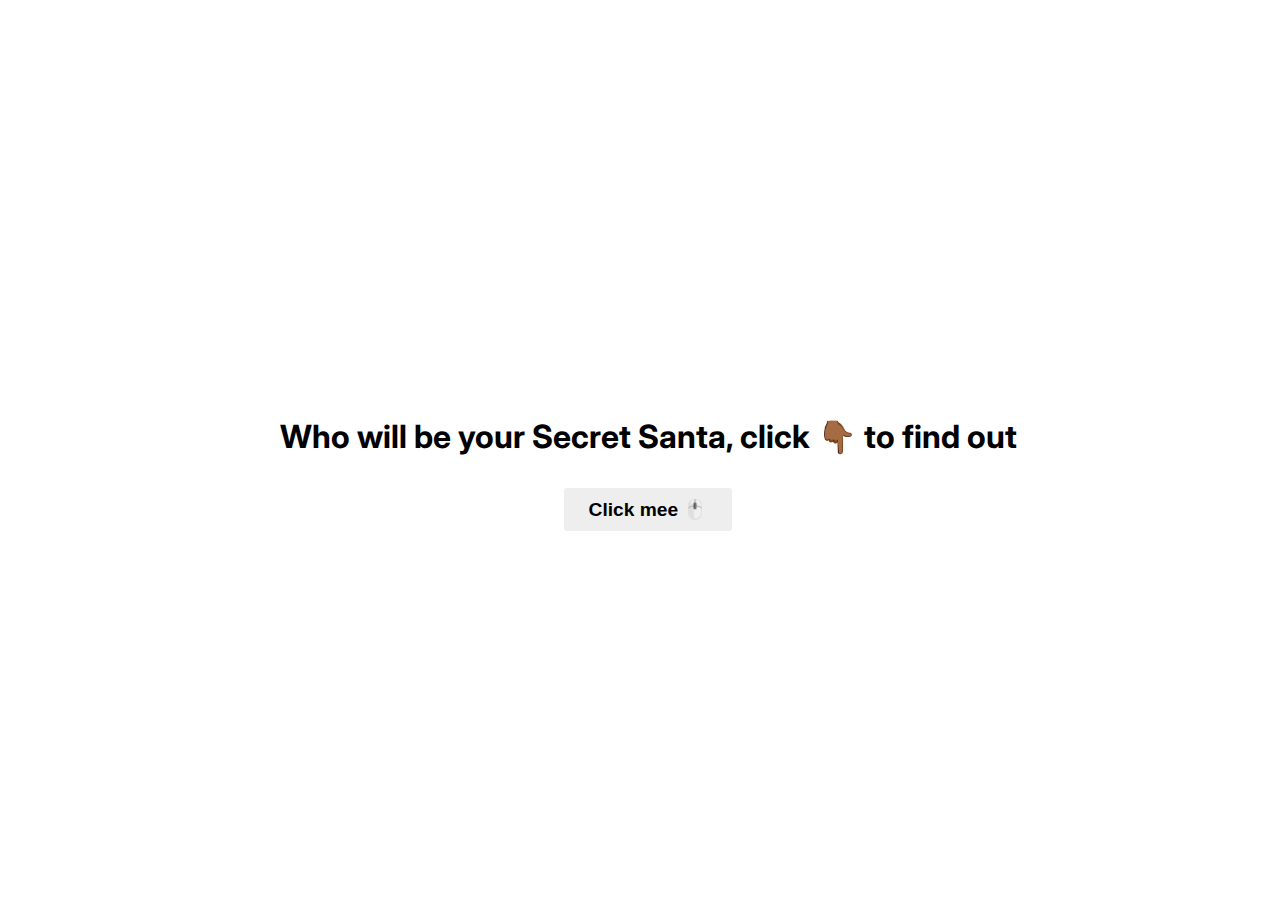
<file: submissions/day_06/index.html>
<!DOCTYPE html>
<html>
    <head>
        <title>Day 06 - Secret Santa</title>
        <link rel="preconnect" href="https://fonts.googleapis.com">
        <link rel="preconnect" href="https://fonts.gstatic.com" crossorigin>
        <link href="https://fonts.googleapis.com/css2?family=Inter:wght@300;400;600;700&display=swap" rel="stylesheet">        
        <link rel="stylesheet" href="index.css" />
    </head>
    <body>
        <main>
            <h3>Who will be your Secret Santa, click 👇🏾 to find out</h3>
            <div id="pairsContent"></div>
            <button id="generatePairs">Click mee 🖱️</button>
        </main>
        <script src="index.js"></script>
    </body>

</html>
</file>
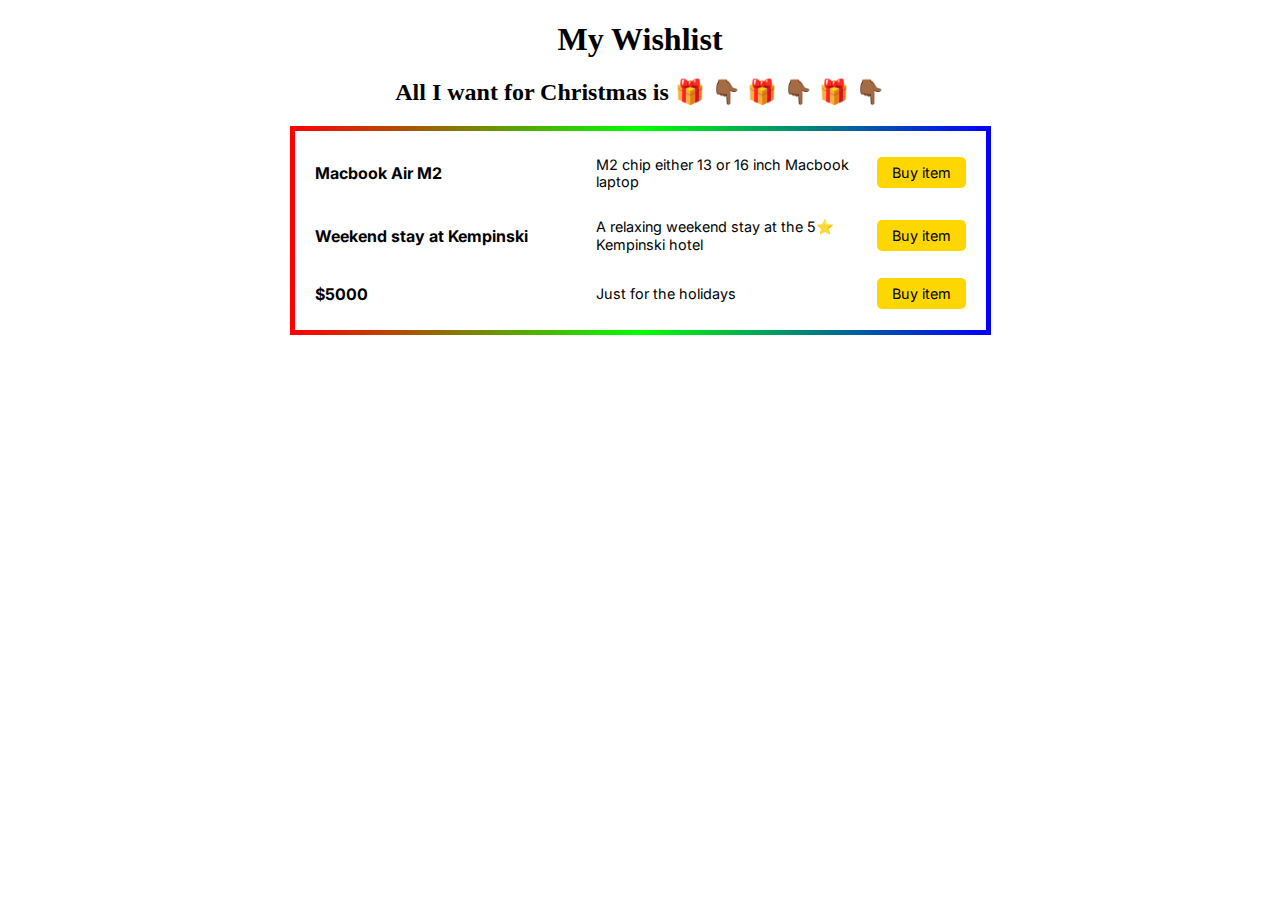
<file: submissions/day_07/index.html>
<!DOCTYPE html>
<html>
    <head>
        <title>Xmas present wishlist</title>
        <link rel="preconnect" href="https://fonts.googleapis.com">
        <link rel="preconnect" href="https://fonts.gstatic.com" crossorigin>
        <link href="https://fonts.googleapis.com/css2?family=Inter:wght@300;400;600;700&family=Mountains+of+Christmas:wght@400;700&display=swap" rel="stylesheet">        
        <link rel="stylesheet" href="index.css">
    </head>
    <body>
        <h1>My Wishlist</h1>
        <h2>All I want for Christmas is 🎁 👇🏾 🎁 👇🏾 🎁 👇🏾</h2>

        <div class="wishlist"></div>
        <script src="./index.js"></script>
    </body>
</html>
</file>
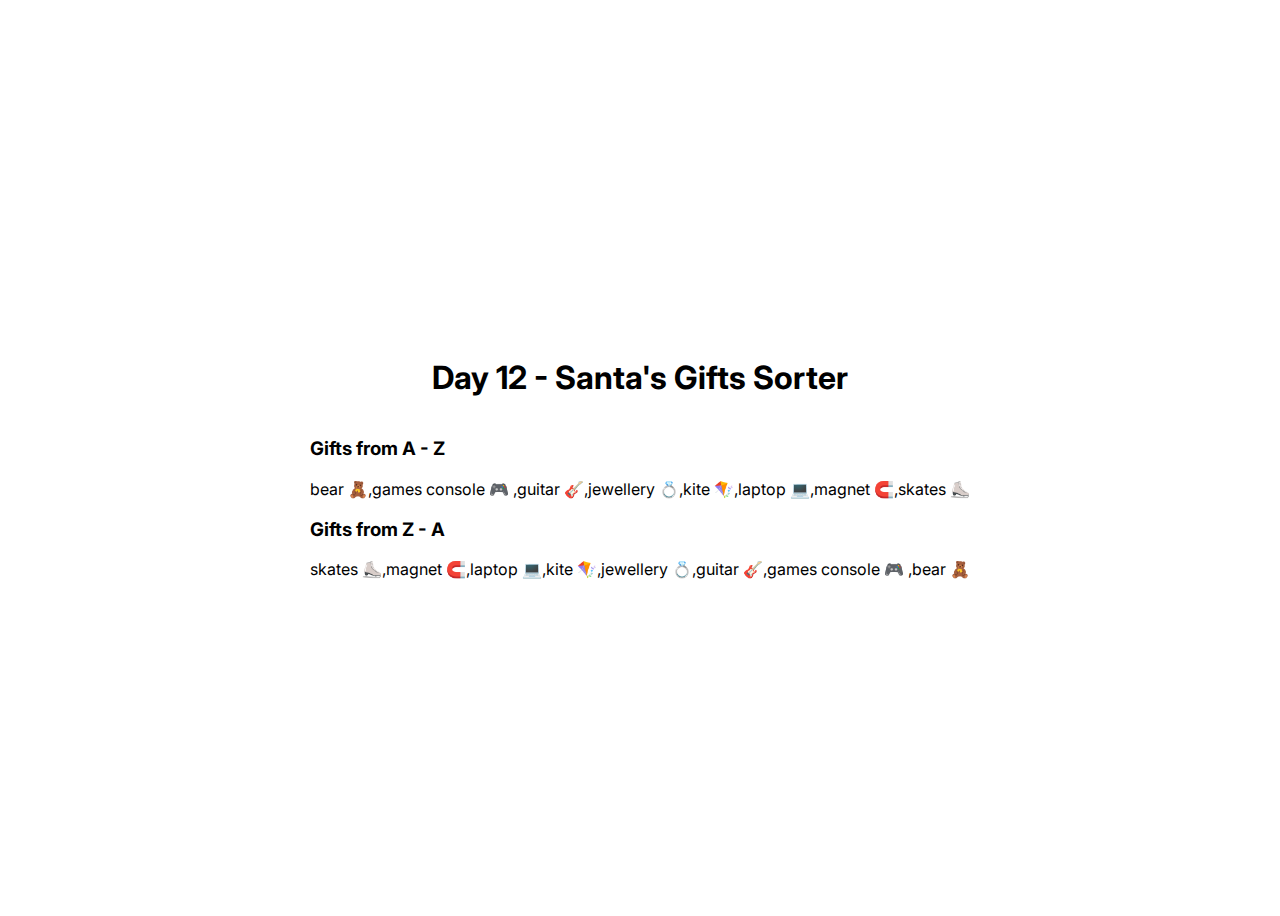
<file: submissions/day_12/index.html>
<!DOCTYPE html>
<html>
    <head>
        <title>Santa's Gift Sorter</title>
        <link rel="preconnect" href="https://fonts.googleapis.com">
        <link rel="preconnect" href="https://fonts.gstatic.com" crossorigin>
        <link href="https://fonts.googleapis.com/css2?family=Inter:wght@300;400;600;700&display=swap" rel="stylesheet">
        <link rel="stylesheet" href="index.css">        
    </head>
    <body>
        <h1>Day 12 -  Santa's Gifts Sorter</h1>
        <div>
            <h3>Gifts from A - Z</h3>
            <div class="alphabetical-order"></div>
        </div>
        <div>
            <h3>Gifts from Z - A</h3>
            <div class="reverse-alphabetical-order"></div>
        </div>
        <script src="./index.js"></script>
    </body>
</html>
</file>
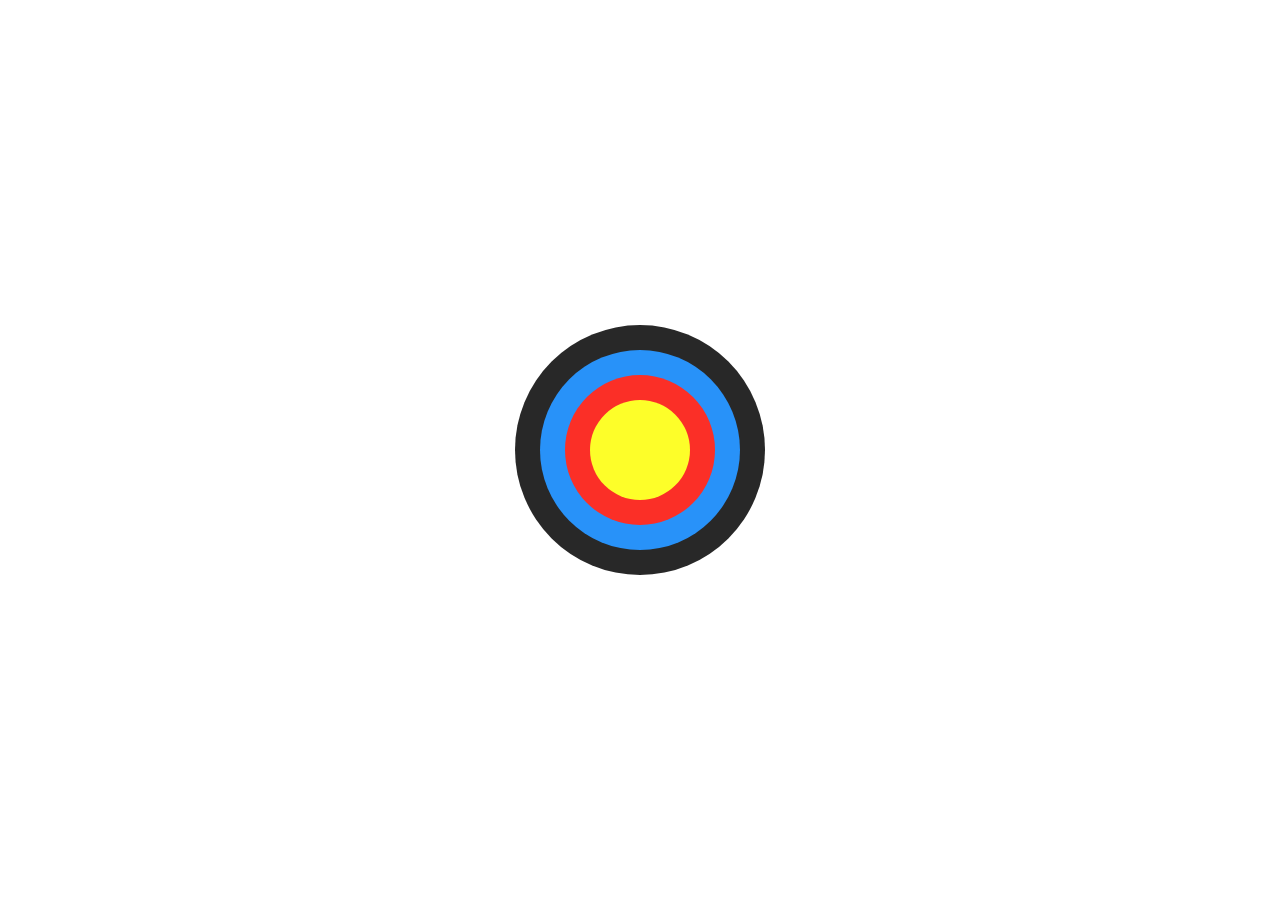
<file: submissions/day_15/index.html>
<!doctype html>
<html>
    <head>
        <title></title>
        <link rel="stylesheet" href="index.css">
    </head>
    <body>
        <div class="rings">
            <div class="ring ring-1">
                <div class="ring ring-2">
                    <div class="ring ring-3">
                        <div class="ring bullseye"></div>
                    </div>
                </div>
            </div>
        </div>
    </body>
</html>
</file>
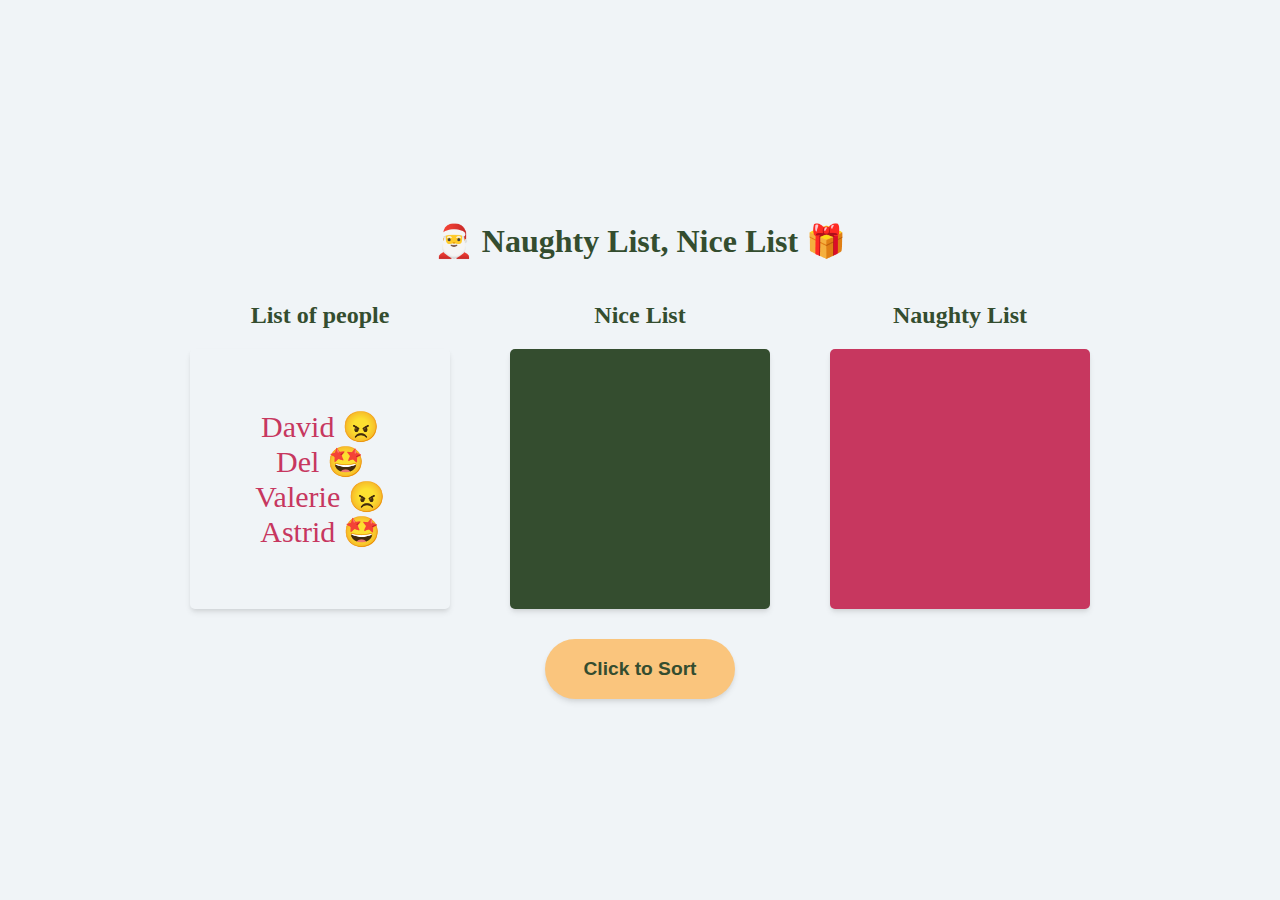
<file: submissions/day_16/index.html>
<html>
    <head>
        <link rel="stylesheet" href="index.css">
    </head>
    <body>
        <h1>🎅 Naughty List, Nice List 🎁</h1>
        <div class="container">
            <div>
                <h2>List of people</h2>
                <ul class="list people-list" id="people-list"></ul>
            </div>
            <div>
                <h2>Nice List</h2>
                <ul class="list nice-list" id="nice-list"></ul>
            </div>
            <div>
                <h2>Naughty List</h2>
                <ul class="list naughty-list" id="naughty-list"></ul>
            </div>
        </div>
        <div id="btn-container">
            <button id="btn" type="button">Click to Sort</button>
        </div>
        
        <script src="index.js"></script>
    </body>
</html>
</file>
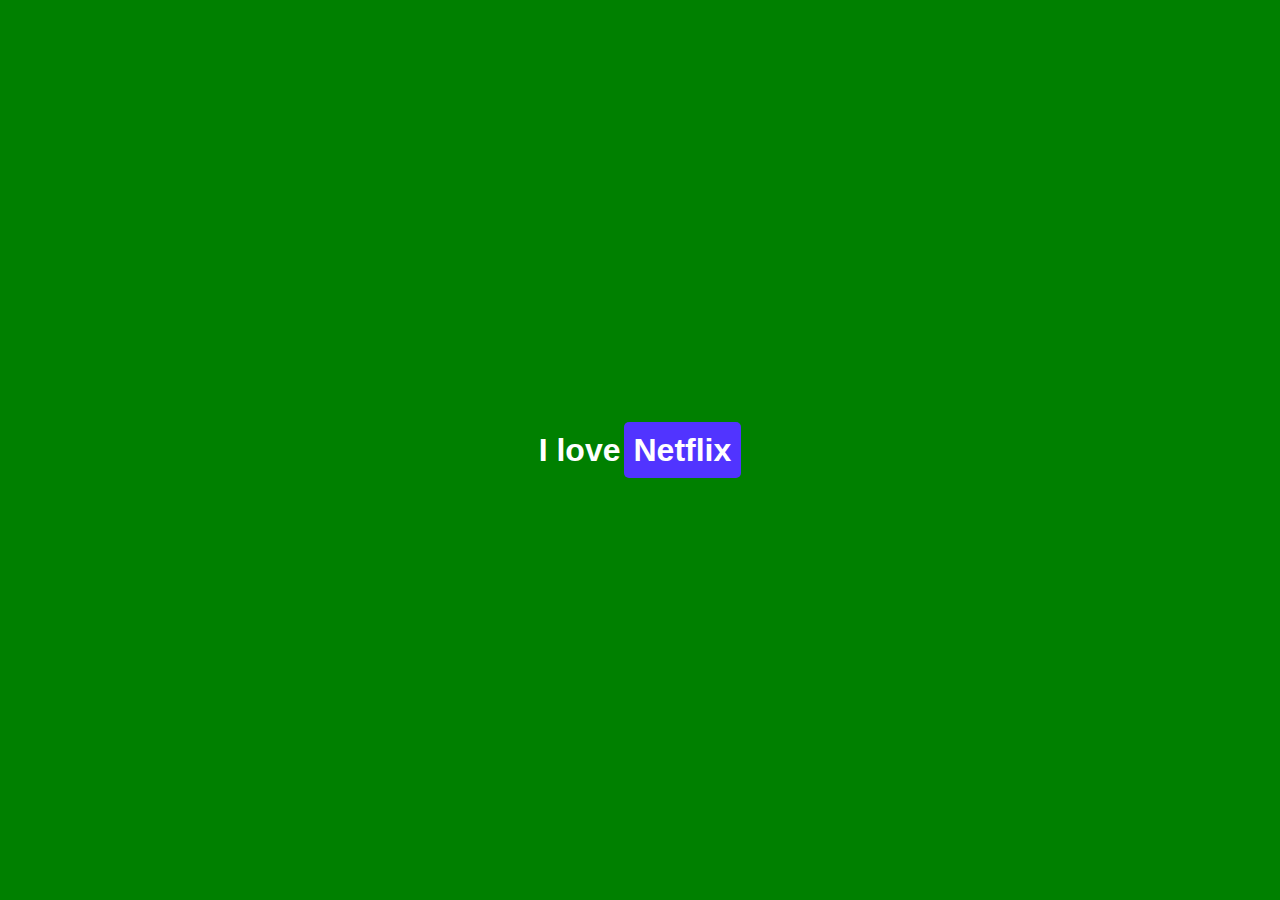
<file: submissions/day_17/index.html>
<!DOCTYPE html>
<html>
    <head>
        <title>Day 17 - Word Carousel</title>
        <link rel="stylesheet" href="index.css" />
    </head>
    <body>
        <h1>I love <span></span></h1>
    </body>
</html>
</file>
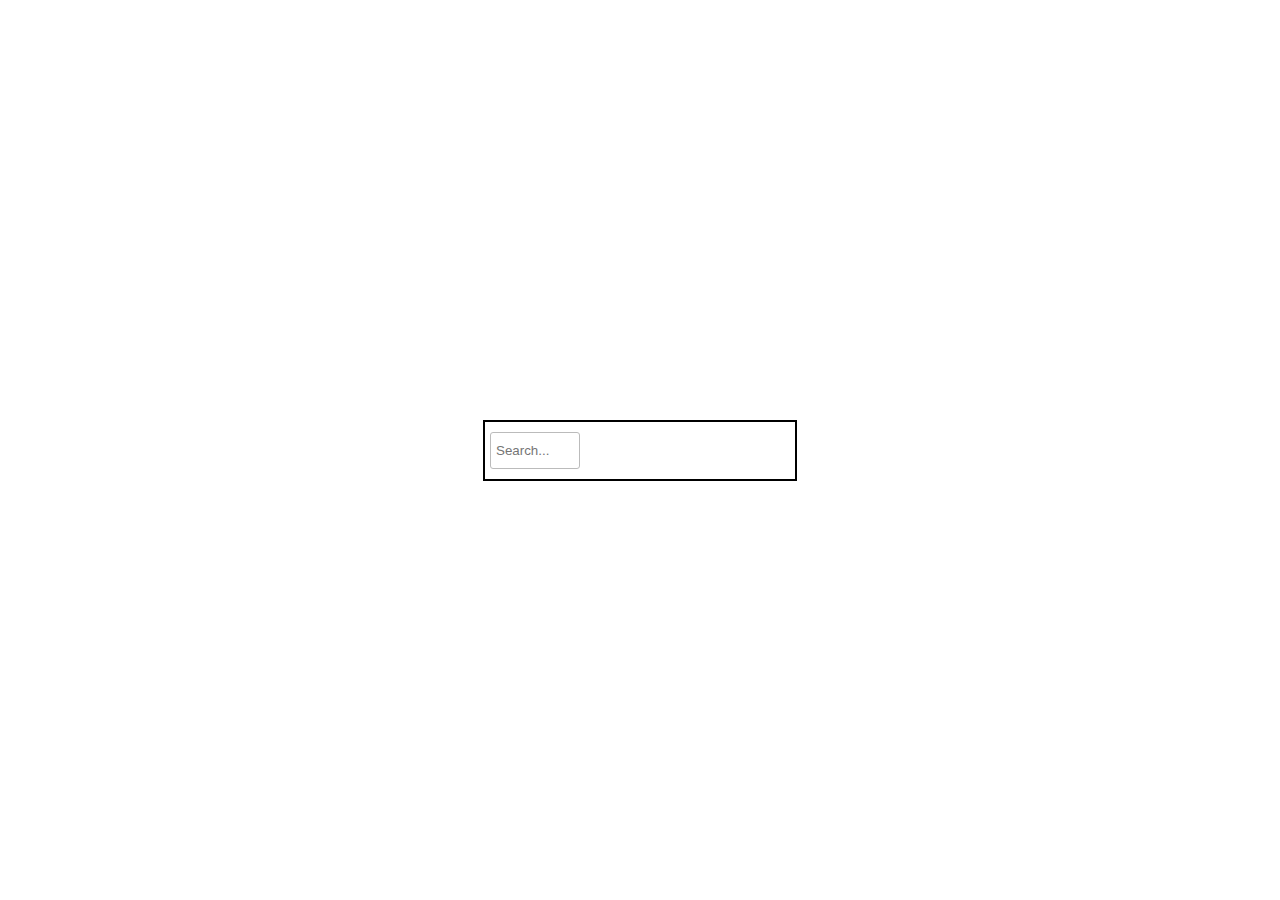
<file: submissions/day_21/index.html>
<!doctype html>
<html>
    <head>
        <title></title>
        <link rel="stylesheet" href="index.css">
    </head>
    <body>
        <div class="container">
          <input type="search" 
                class="search-bar" 
                id="search-field"
                placeholder="Search..."/>
        </div>
    </body>
</html>
</file>
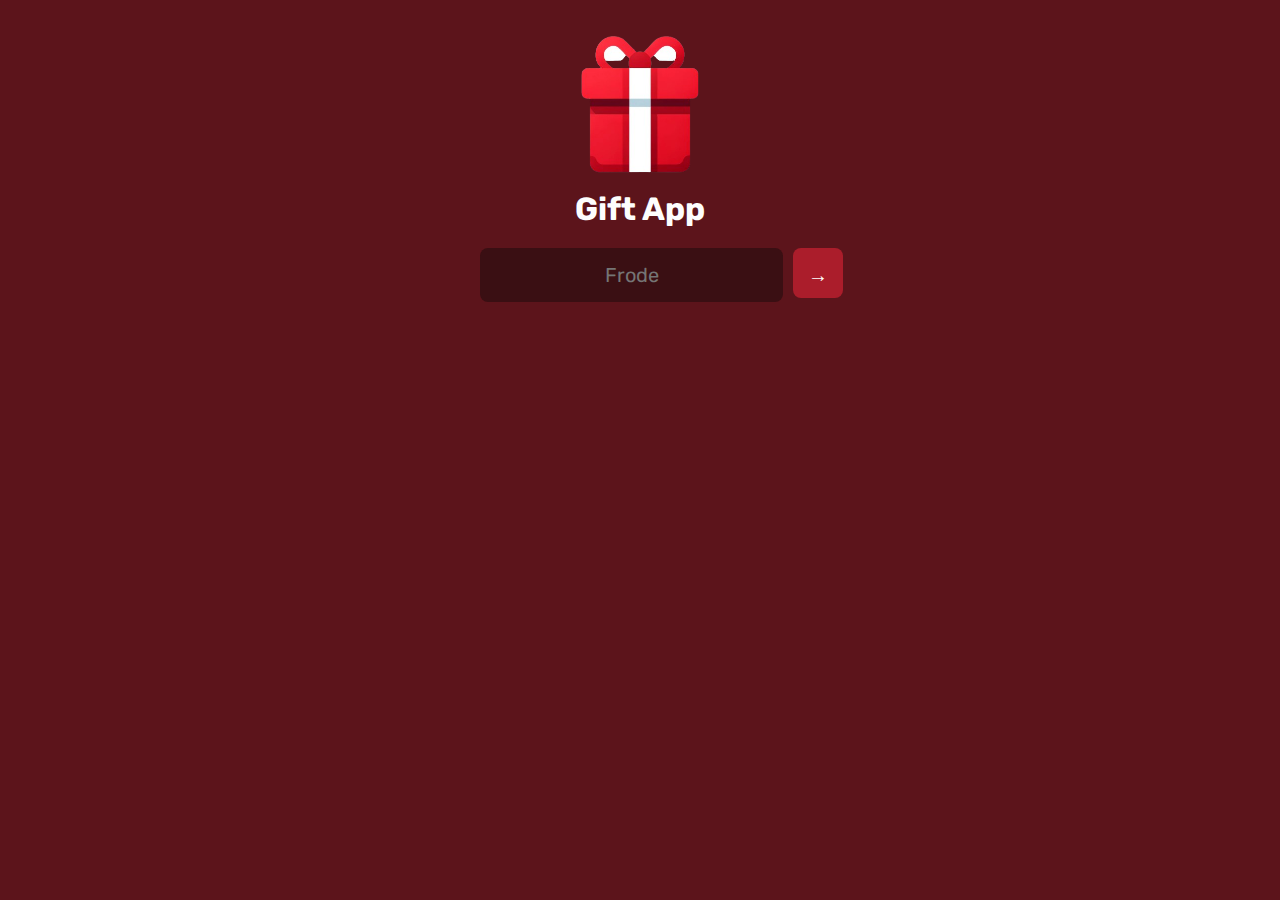
<file: submissions/day_22/index.html>
<!doctype html>
<html>
    <head>
        <title>Gift App</title>
        <meta name="viewport" content="width=device-width, initial-scale=1.0">
        <link rel="preconnect" href="https://fonts.googleapis.com">
        <link rel="preconnect" href="https://fonts.gstatic.com" crossorigin>
        <link href="https://fonts.googleapis.com/css2?family=Rubik:wght@300&display=swap" rel="stylesheet">
        <link rel="stylesheet" href="index.css">
    </head>
    <body>
        <div class="container">
            <img src="icon.png">
            <h1>Gift App</h1>
            <div class="input-fields">
                <input type="text" id="input-field" placeholder="Frode">
                <button id="add-button">→</button>
            </div>
            <ul id="people-list">
            </ul>
        </div>
        <script src="index.js"></script>
    </body>
</html>
</file>
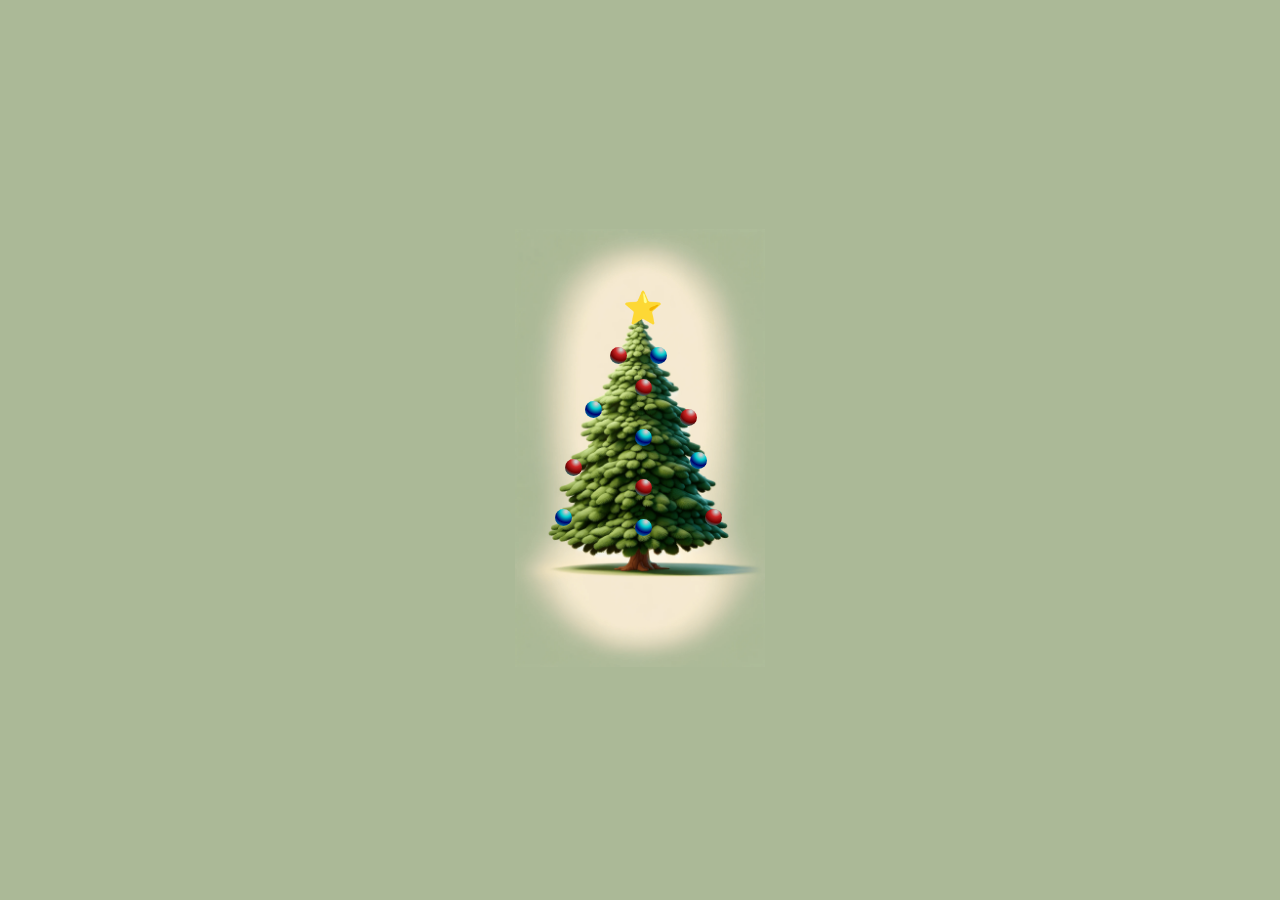
<file: submissions/day_24/index.html>
<!doctype html>
<html>
    <head>
        <title>Christmas Tree Lights Sequencer</title>
        <link rel="stylesheet" href="index.css">
    </head>
    <body>
        <section>
            <img src="tree1.png" alt="christmas tree">
            <div class="star">⭐️</div>
            <div class="lights red"></div>
            <div class="lights blue"></div>
            <div class="lights blue"></div>
            <div class="lights red"></div>
            <div class="lights red"></div>
            <div class="lights blue"></div>
            <div class="lights blue"></div>
            <div class="lights red"></div>
            <div class="lights red"></div>
            <div class="lights blue"></div>
            <div class="lights red"></div>
            <div class="lights blue"></div>
        </section>
  
        <script src="index.js"></script>
    </body>
</html>
</file>
<file: submissions/day_06/index.css>
main {
    display: flex;
    flex-direction: column;
    align-items: center;
    justify-content: center;
    width: 100vw;
    height: 100vh;
    font-family: 'Inter', sans-serif;
}

h3 {
    font-size: 2rem;
}

#pairsContent {
    display: flex;
    flex-direction: column;
    align-items: center;
    justify-content: center;
    font-size: 1.1rem;
}

button {
    border: none;
    padding: 10px 25px;
    background-color: #eee;
    font-weight: 600;
    font-size: 1.2rem;
    cursor: pointer;
    border-radius: 3px;
}
</file>
<file: submissions/day_07/index.css>
html, body {
    margin: 0;
    padding: 0;
}

body {
    font-family: 'Inter', sans-serif;
    display: flex;
    flex-direction: column;
    align-items: center;
}

h1, h2 {
    font-family: 'Mountains of Christmas', serif;
}

h1 {
    margin-bottom: 0;
}

.wishlist {
    padding: 10px 20px;
    border-radius: 10px;
    border: 3px solid #fff;
    border: 5px solid transparent;
    border-image: linear-gradient(to right, #ff0000, #00ff00, #0000ff) 1;
    border-image-slice: 1;
}

.gift {
    display: flex;
    align-items: center;
    justify-content: space-evenly;
}

.gift > p {
    flex: 1;
}

.gift--name {
    font-weight: bold;
}

.gift--description,
.gift--link {
    font-size: 90%;
}

.gift--link {
    background-color:gold;
    color: #000;
    padding: 7px 15px;
    border-radius: 5px;
    text-decoration: none;
}

/* MEDIA QUERIES */
@media screen and (max-width: 670px) { 
    body {
        padding: 10px 30px;
    }
    .gift {
        gap: 5px;
    }
    .gift--name {
        font-size: 0.75rem;
    }
    .gift--description, 
    .gift--link {
        font-size: 0.6rem;
    }
}
</file>
<file: submissions/day_12/index.css>
body {
    font-family: 'Inter', sans-serif;
    height: 100vh;
    display: flex;
    flex-direction: column;
    justify-content: center;
    align-items: center;
}
</file>
<file: submissions/day_15/index.css>
:root {
    --black: #282828;
    --blue: #2892f9;
    --red: #fb2f27;
    --yellow: #fdfe29;
}

html, body {
    margin: 0;
    padding: 0;
    height: 100vh;
}

.rings {
    display: flex;
    justify-content: center;
    align-items: center;
    height: 100vh;
}

.ring {
    border-radius: 50%;
    display: flex;
    align-items: center;
    justify-content: center;
}

.ring-1 {
    width: 250px;
    height: 250px;
    background: var(--black);
}

.ring-2 {
    width: 200px;
    height: 200px;
    background: var(--blue);
}

.ring-3 {
    width: 150px;
    height: 150px;
    background: var(--red);
}

.bullseye {
    width: 100px;
    height: 100px;
    background: var(--yellow);
}
</file>
<file: submissions/day_16/index.css>
:root {
    --wine-red: #C7375F;
    --bright-red: #D42D2F;
    --dark-green: #344D2F;
    --light-green: #77A047;
    --gold: #FAC57D;
    --snow: #F0F4F7;
  }
  
  html, body {
      margin: 0;
      padding: 0;
  }
  
  body {
      display: flex;
      flex-direction: column;
      justify-content: center;
      align-items: center;
      height: 100vh;
      text-align: center;
      color: var(--dark-green);
      background-color: var(--snow);
  }
  
  h1 { 
      color: var(--dark-green);
  }
  
  
  .container,
  .list {
      display: flex;
      justify-content: center;
      align-items:  center;
  }
  
  .list {
      margin: 0 1em 1em;
      flex-direction: column;
      width: 200px;
      height: 200px;
      padding: 1em;
      border-radius: 5px;
      box-shadow: rgba(0, 0, 0, 0.1) 0px 4px 6px -1px, rgba(0, 0, 0, 0.06) 0px 2px 4px -1px;
      color: var(--wine-red);
      font-size: 30px;
      list-style-type: none;
  }

  .people-list {
    color: var(--wine-red)
  }
  
  .nice-list {
      background: var(--dark-green);    
  }
  
  .naughty-list {
      background: var(--wine-red);
  }
  
  button {
      padding: 1em 2em;
      border: none;
      font-size: 1.2rem;
      background-color: var(--gold);    
      color: var(--dark-green);
      font-weight: 700;
      border-radius: 999px;
      box-shadow: rgba(0, 0, 0, 0.1) 0px 4px 6px -1px, rgba(0, 0, 0, 0.06) 0px 2px 4px -1px;
  }
  
  button:hover {
      cursor: pointer;
      transform: scale(1.03)
  }
</file>
<file: submissions/day_17/index.css>
html, body {
    margin: 0;
    padding: 0;
}

:root {
    --bg-word: #5134ff;
}

body {
    background: green;
    font-family: Arial, Helvetica, sans-serif;
    height: 100vh;
    display: flex;
    align-items: center;
    justify-content: center;
}

h1 {
    display: flex;
    color: white;
}


span::before {
    content: "Netflix";
    padding: 10px;
    margin-left: 3px;
    animation: text-replace infinite 3s;
    background: var(--bg-word);
    border-radius: 5px;
}

@keyframes text-replace {
    35% {
        content: "to sleep";
    }

    70% {
        content: "theatre";
    }

    100% {
        content: "think";
    }
}
</file>
<file: submissions/day_21/index.css>
html, body {
    margin: 0;
    padding: 0;
}

:root {
    --search-border: #bbb;
    --search-focus-border: #3a71ca;
}

body {
    height: 100vh;
    display: flex;
    align-items: center;
    justify-content: center;
}

.container {
    width: 300px;
    border: 2px solid black;
    padding: 10px 5px;
}

.search-bar {
    width: 30%;
    padding: 10px 5px;
    border: 1px solid;
    border-color: var(--search-border);
    border-radius: 3px;
    transition: width 0.3s ease-in-out;
}

.search-bar:focus {
    width: 100%;
    border: 2px solid;
    border-color: var(--search-focus-border);
    transition: width 0.5s ease-in-out;
}

.search-bar:focus::placeholder {
    opacity: 0;
}
</file>
<file: submissions/day_22/index.css>
html, body {
    margin: 0;
    padding: 0;
    font-family: 'Rubik', sans-serif;
    background-color: #5C141B;
    color: #432000;
    user-select: none;
}

.container {
    display: flex;
    flex-direction: column;
    max-width: 320px;
    margin: 30px auto;
    row-gap: 10px;
}

h1 {
    margin: 0;
    color: #FDFDFD;
    text-align: center;
}

img {
    width: 150px;
    margin: 0 auto;
}

input {
    color: #FDFDFD;
    background-color: #3A0F13;
    border: 0;
    padding: 15px;
    border-radius: 8px;
    font-size: 20px;
    text-align: center;
    font-family: 'Rubik', sans-serif;
    margin: 10px 0;
}

.input-fields {
    display: flex;
    column-gap: 10px;
}

#add-button {
    height: 50px;
    width: 50px;
    text-align: center;
    margin: 10px 0;
}

button {
    color: #FDFDFD;
    background-color: #AB1D2B;
    border: 0;
    padding: 15px;
    border-radius: 8px;
    font-size: 20px;
    text-align: center;
    font-family: 'Rubik', sans-serif;
}

button:hover {
    background-color: #432000;
    cursor: pointer;
}

ul {
    list-style-type: none;
    padding: 0;
    display: flex;
    flex-direction: column;
    row-gap: 10px;
}

ul li {
    font-size: 20px;
    background-color: #AB1D2B;
    color: #FDFDFD;
    padding: 15px;
    border-radius: 8px;
    flex-grow: 1;
    text-align: center;
    box-shadow: 0px 1px 4px rgba(0, 0, 0, 0.2)
}

ul li:hover {
    background-color: #E33D52;
    cursor: pointer;
}
</file>
<file: submissions/day_24/index.css>
html, body {
    margin: 0;
    padding: 0;
}

body {
    background-color: #abb997;
    display: flex;
    align-items: center;
    height: 100vh;
}

section {
    max-width: 250px;
    margin: 0 auto;
    position: relative;
}

img {
    max-width: 100%;
}

.star{
    top: 60px;
    left: 108px;
    font-size: 2em;
    position: absolute;
}

.lights {
    width: 17px;
    height: 17px;
    position: absolute;
    border-radius: 50%;
}

.lights:nth-child(3) {
    top: 118px;
    left: 95px; 
}
.lights:nth-child(4) {
    top: 118px;
    left: 135px; 
}
.lights:nth-child(5) {
    top: 172px;
    left: 70px; 
}
.lights:nth-child(6) {
    top: 180px;
    left: 165px; 
}
.lights:nth-child(7) {
    top: 230px;
    left: 50px; 
}
.lights:nth-child(8) {
    top: 223px;
    left: 175px; 
}
.lights:nth-child(9) {
    top: 280px;
    left: 40px;

}
.lights:nth-child(10) {
    top: 280px;
    left: 190px;
}
.lights:nth-child(11) {
    top: 150px;
    left: 120px;
}
.lights:nth-child(12) {
    top: 200px;
    left: 120px;
}
.lights:nth-child(13) {
    top: 250px;
    left: 120px;
}
.lights:nth-child(14) {
    top: 290px;
    left: 120px;
}

.red {
    background: radial-gradient(circle at 65% 15%, white 1px, #FF3131 30%, darkred 60%, aqua 100%); 
    filter: brightness(.8);
}

.blue {
    background: radial-gradient(circle at 65% 15%, white 1px, aqua 30%, darkblue 60%, aqua 100%); 
    filter: brightness(.8);
}

.lights-on {
    filter: unset;
}
</file>
